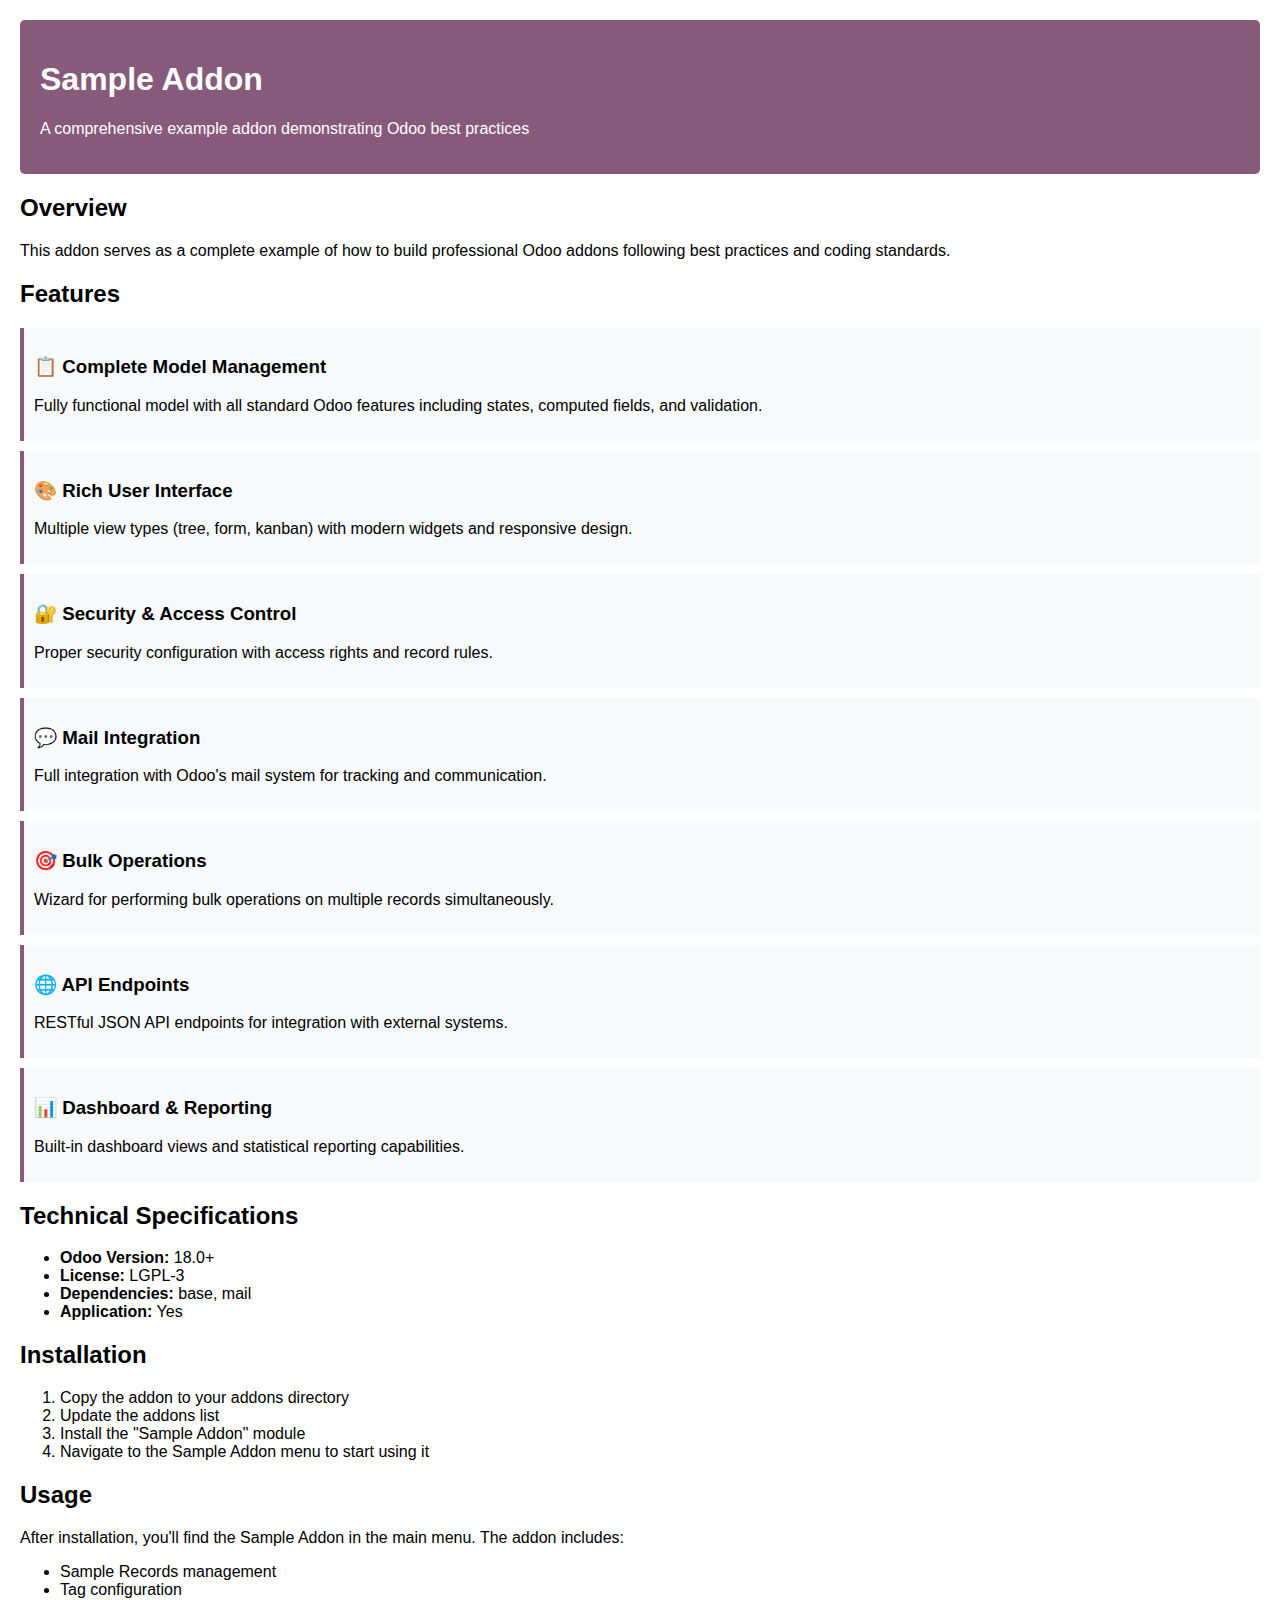
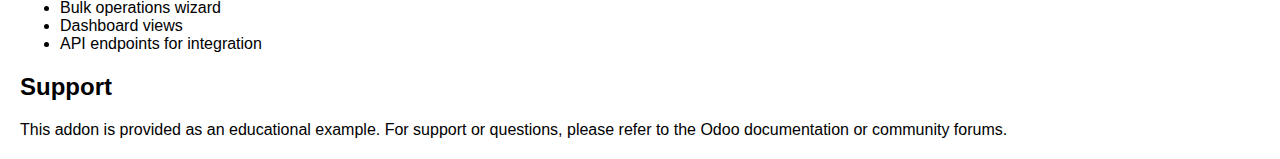
<file: my-addon/sample_addon/static/description/index.html>
<!DOCTYPE html>
<html>
<head>
    <meta charset="utf-8">
    <title>Sample Addon</title>
    <style>
        body { font-family: Arial, sans-serif; margin: 20px; }
        .header { background-color: #875A7B; color: white; padding: 20px; border-radius: 5px; }
        .content { margin-top: 20px; }
        .feature { margin: 10px 0; padding: 10px; background-color: #f8f9fa; border-left: 4px solid #875A7B; }
        .screenshot { text-align: center; margin: 20px 0; }
        .screenshot img { max-width: 100%; border: 1px solid #ddd; border-radius: 5px; }
    </style>
</head>
<body>
    <div class="header">
        <h1>Sample Addon</h1>
        <p>A comprehensive example addon demonstrating Odoo best practices</p>
    </div>
    
    <div class="content">
        <h2>Overview</h2>
        <p>This addon serves as a complete example of how to build professional Odoo addons following best practices and coding standards.</p>
        
        <h2>Features</h2>
        <div class="feature">
            <h3>📋 Complete Model Management</h3>
            <p>Fully functional model with all standard Odoo features including states, computed fields, and validation.</p>
        </div>
        
        <div class="feature">
            <h3>🎨 Rich User Interface</h3>
            <p>Multiple view types (tree, form, kanban) with modern widgets and responsive design.</p>
        </div>
        
        <div class="feature">
            <h3>🔐 Security & Access Control</h3>
            <p>Proper security configuration with access rights and record rules.</p>
        </div>
        
        <div class="feature">
            <h3>💬 Mail Integration</h3>
            <p>Full integration with Odoo's mail system for tracking and communication.</p>
        </div>
        
        <div class="feature">
            <h3>🎯 Bulk Operations</h3>
            <p>Wizard for performing bulk operations on multiple records simultaneously.</p>
        </div>
        
        <div class="feature">
            <h3>🌐 API Endpoints</h3>
            <p>RESTful JSON API endpoints for integration with external systems.</p>
        </div>
        
        <div class="feature">
            <h3>📊 Dashboard & Reporting</h3>
            <p>Built-in dashboard views and statistical reporting capabilities.</p>
        </div>
        
        <h2>Technical Specifications</h2>
        <ul>
            <li><strong>Odoo Version:</strong> 18.0+</li>
            <li><strong>License:</strong> LGPL-3</li>
            <li><strong>Dependencies:</strong> base, mail</li>
            <li><strong>Application:</strong> Yes</li>
        </ul>
        
        <h2>Installation</h2>
        <ol>
            <li>Copy the addon to your addons directory</li>
            <li>Update the addons list</li>
            <li>Install the "Sample Addon" module</li>
            <li>Navigate to the Sample Addon menu to start using it</li>
        </ol>
        
        <h2>Usage</h2>
        <p>After installation, you'll find the Sample Addon in the main menu. The addon includes:</p>
        <ul>
            <li>Sample Records management</li>
            <li>Tag configuration</li>
            <li>Bulk operations wizard</li>
            <li>Dashboard views</li>
            <li>API endpoints for integration</li>
        </ul>
        
        <h2>Support</h2>
        <p>This addon is provided as an educational example. For support or questions, please refer to the Odoo documentation or community forums.</p>
    </div>
</body>
</html>
</file>
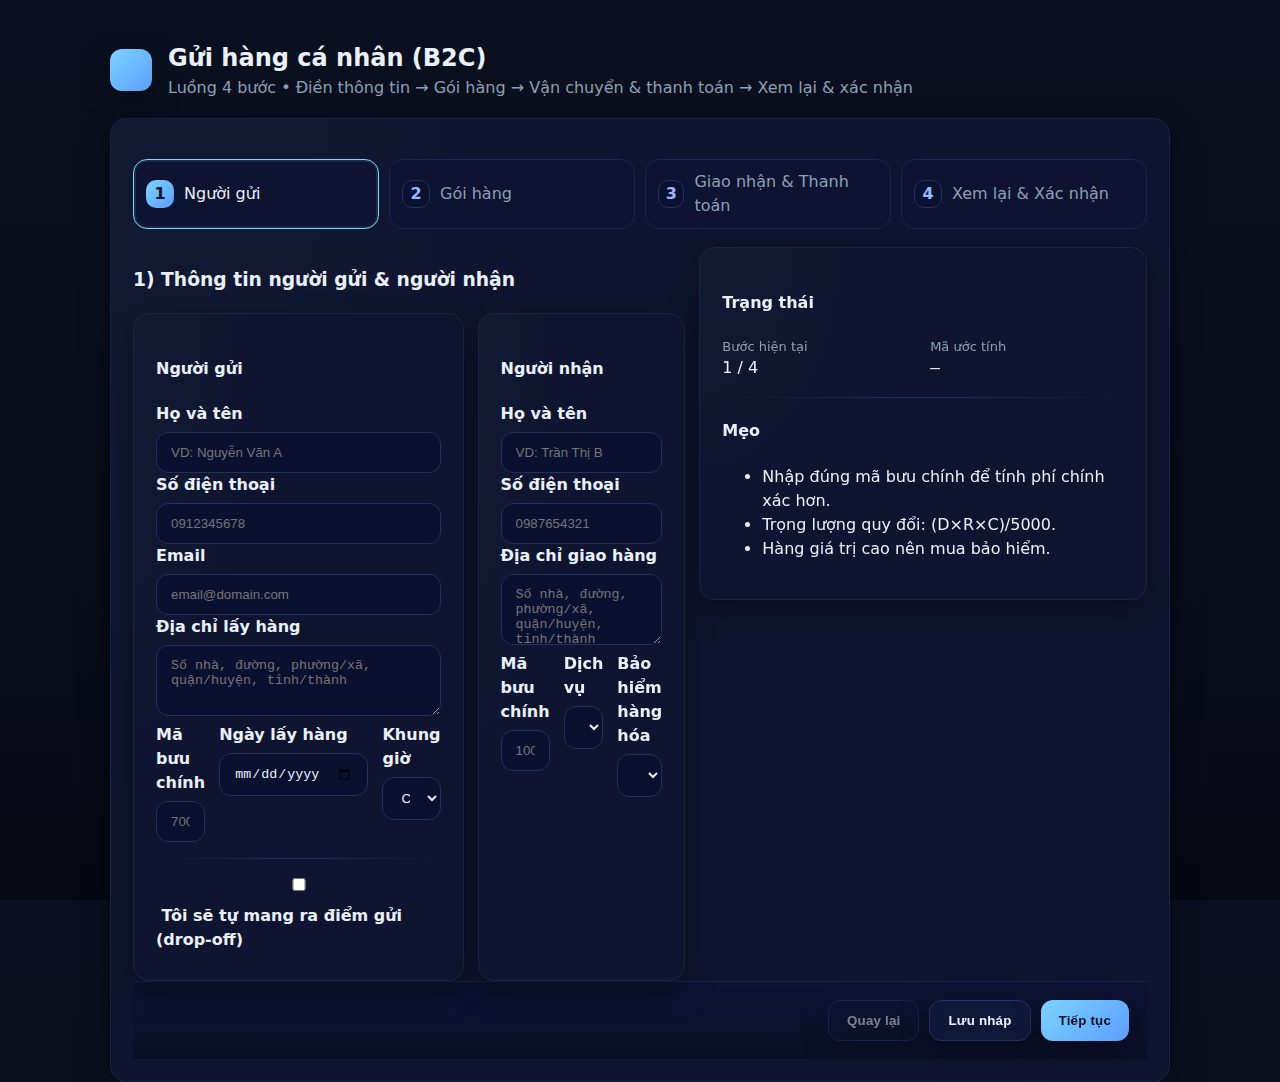
<file: mockup/indie.send.html>
<!DOCTYPE html>
<html lang="vi">
<head>
  <meta charset="utf-8" />
  <meta name="viewport" content="width=device-width, initial-scale=1" />
  <title>Logistic Portal — Gửi hàng cá nhân</title>
  <style>
    :root{
      --bg:#0b1020;--card:#11172c;--muted:#8ba0b5;--text:#e9f0f8;--accent:#7cd4ff;--accent-2:#5b9dff;--ok:#22c55e;--warn:#f59e0b;--danger:#ef4444;
      --radius:16px;--shadow:0 10px 30px rgba(0,0,0,.35);
    }
    *{box-sizing:border-box}
    html,body{height:100%}
    body{margin:0;background:linear-gradient(180deg,#0b1020,#090d1a 60%,#060914);color:var(--text);font:16px/1.5 system-ui,-apple-system,Segoe UI,Roboto,Inter,Arial}
    a{color:var(--accent)}
    .container{max-width:1100px;margin:40px auto;padding:0 20px}
    header{display:flex;gap:16px;align-items:center;margin-bottom:18px}
    .logo{width:42px;height:42px;border-radius:12px;background:linear-gradient(135deg,var(--accent),var(--accent-2));box-shadow:var(--shadow)}
    h1{font-size:24px;margin:0}
    .subtitle{color:var(--muted)}

    .card{background:radial-gradient(60% 120% at 0% 0%,#121a33,#0f1530 60%);border:1px solid #1c2444;border-radius:var(--radius);box-shadow:var(--shadow)}
    .pad{padding:22px}

    /* stepper */
    .stepper{display:grid;grid-template-columns:repeat(4,1fr);gap:10px;margin:18px 0}
    .step{background:#0d1330;border:1px solid #1e2650;border-radius:14px;padding:10px 12px;display:flex;align-items:center;gap:10px;color:var(--muted)}
    .step.active{border-color:var(--accent);color:var(--text);box-shadow:0 0 0 2px rgba(124,212,255,.12) inset}
    .step .num{width:28px;height:28px;border-radius:10px;display:grid;place-items:center;background:#0b122f;color:#9ab7ff;border:1px solid #233066;font-weight:600}
    .step.active .num{background:linear-gradient(135deg,var(--accent),var(--accent-2));color:#041126;border:none}

    /* grid */
    .grid{display:grid;gap:14px}
    @media(min-width:900px){.grid.two{grid-template-columns:1fr 1fr}.grid.three{grid-template-columns:repeat(3,1fr)}}

    label{display:block;font-weight:600;margin-bottom:6px}
    .hint{color:var(--muted);font-size:13px}
    input,select,textarea{width:100%;padding:12px 14px;border-radius:12px;border:1px solid #22305a;background:#0a1130;color:var(--text);outline:none}
    input:focus,select:focus,textarea:focus{border-color:var(--accent);box-shadow:0 0 0 3px rgba(124,212,255,.15)}

    .row{display:flex;gap:10px;flex-wrap:wrap}
    .btn{appearance:none;border:none;cursor:pointer;background:linear-gradient(135deg,var(--accent),var(--accent-2));color:#041126;padding:12px 18px;border-radius:12px;font-weight:700;letter-spacing:.2px;box-shadow:var(--shadow)}
    .btn.secondary{background:#10183a;color:var(--text);border:1px solid #233066}
    .btn.ghost{background:transparent;border:1px solid #2a3566;color:var(--text)}
    .btn[disabled]{opacity:.5;cursor:not-allowed}

    .right{margin-left:auto}
    .footer{display:flex;gap:10px;justify-content:flex-end;padding:18px;border-top:1px solid #1a2347;background:linear-gradient(180deg,#0c1333,#0a1028)}

    .aside{border-left:1px dashed #27335f;padding:18px}
    .price{font-size:28px;font-weight:800}
    .pill{display:inline-flex;gap:8px;align-items:center;border:1px solid #22305a;border-radius:999px;padding:6px 10px;background:#0a1130;color:#9fb4ff;font-size:12px}

    .hidden{display:none}
    .hr{height:1px;background:linear-gradient(90deg,transparent,#22305a,transparent);margin:16px 0}

    .tag{font-size:12px;background:#15214a;border:1px solid #26366f;color:#a7c2ff;border-radius:999px;padding:4px 8px}
    .toast{position:fixed;right:20px;bottom:20px;background:#0f1a3a;border:1px solid #2a3a78;border-radius:12px;padding:12px 14px;box-shadow:var(--shadow);display:none}
    .success{border-color:#1f6a3a}

    .review{background:#0b1333;border:1px solid #1f2a58;border-radius:12px;padding:14px}
    .review h4{margin:6px 0}
    code.small{font-size:12px;color:#a4b7d3}
  </style>
</head>
<body>
  <div class="container">
    <header>
      <div class="logo" aria-hidden="true"></div>
      <div>
        <h1>Gửi hàng cá nhân (B2C)</h1>
        <div class="subtitle">Luồng 4 bước • Điền thông tin &rarr; Gói hàng &rarr; Vận chuyển & thanh toán &rarr; Xem lại & xác nhận</div>
      </div>
    </header>

    <div class="card pad" role="region" aria-label="Trình hướng dẫn gửi hàng">
      <!-- Stepper -->
      <div class="stepper" id="stepper">
        <div class="step active" data-step="1"><div class="num">1</div><div>Người gửi</div></div>
        <div class="step" data-step="2"><div class="num">2</div><div>Gói hàng</div></div>
        <div class="step" data-step="3"><div class="num">3</div><div>Giao nhận & Thanh toán</div></div>
        <div class="step" data-step="4"><div class="num">4</div><div>Xem lại & Xác nhận</div></div>
      </div>

      <div class="grid two">
        <main id="wizard">
          <!-- STEP 1: Sender & Receiver -->
          <section class="step-pane" data-step="1">
            <h3>1) Thông tin người gửi & người nhận</h3>
            <div class="grid two">
              <div class="card pad">
                <h4>Người gửi</h4>
                <label>Họ và tên</label>
                <input required id="senderName" placeholder="VD: Nguyễn Văn A" />
                <label>Số điện thoại</label>
                <input required id="senderPhone" placeholder="0912345678" />
                <label>Email</label>
                <input type="email" id="senderEmail" placeholder="email@domain.com" />
                <label>Địa chỉ lấy hàng</label>
                <textarea id="senderAddress" rows="3" placeholder="Số nhà, đường, phường/xã, quận/huyện, tỉnh/thành"></textarea>
                <div class="grid three">
                  <div>
                    <label>Mã bưu chính</label>
                    <input id="senderZip" placeholder="700000" />
                  </div>
                  <div>
                    <label>Ngày lấy hàng</label>
                    <input type="date" id="pickupDate" />
                  </div>
                  <div>
                    <label>Khung giờ</label>
                    <select id="pickupSlot">
                      <option value="">Chọn</option>
                      <option>Sáng (8:00–12:00)</option>
                      <option>Chiều (13:00–17:00)</option>
                      <option>Tối (18:00–21:00)</option>
                    </select>
                  </div>
                </div>
                <div class="hr"></div>
                <label class="row" style="align-items:center"><input type="checkbox" id="dropoff" />&nbsp;Tôi sẽ tự mang ra điểm gửi (drop-off)</label>
                <div id="dropoffHint" class="hint hidden">Sau khi sang bước 3 bạn có thể chọn bưu cục gần bạn.</div>
              </div>

              <div class="card pad">
                <h4>Người nhận</h4>
                <label>Họ và tên</label>
                <input required id="rcvName" placeholder="VD: Trần Thị B" />
                <label>Số điện thoại</label>
                <input required id="rcvPhone" placeholder="0987654321" />
                <label>Địa chỉ giao hàng</label>
                <textarea id="rcvAddress" rows="3" placeholder="Số nhà, đường, phường/xã, quận/huyện, tỉnh/thành"></textarea>
                <div class="grid three">
                  <div>
                    <label>Mã bưu chính</label>
                    <input id="rcvZip" placeholder="100000" />
                  </div>
                  <div>
                    <label>Dịch vụ</label>
                    <select id="service">
                      <option value="STD">Tiêu chuẩn (2–4 ngày)</option>
                      <option value="EXP">Hỏa tốc (24–48h)</option>
                      <option value="ECO">Tiết kiệm (4–6 ngày)</option>
                    </select>
                  </div>
                  <div>
                    <label>Bảo hiểm hàng hóa</label>
                    <select id="insurance">
                      <option value="0">Không</option>
                      <option value="0.01">1% giá trị khai báo</option>
                      <option value="0.02">2% giá trị khai báo</option>
                    </select>
                  </div>
                </div>
              </div>
            </div>
          </section>

          <!-- STEP 2: Parcel details -->
          <section class="step-pane hidden" data-step="2">
            <h3>2) Thông tin gói hàng</h3>
            <div class="card pad">
              <div class="grid three">
                <div>
                  <label>Trọng lượng (kg)</label>
                  <input id="weight" type="number" min="0" step="0.1" placeholder="1.5" />
                </div>
                <div>
                  <label>Kích thước (cm)</label>
                  <div class="row">
                    <input id="len" type="number" min="0" placeholder="Dài"/>
                    <input id="wid" type="number" min="0" placeholder="Rộng"/>
                    <input id="hei" type="number" min="0" placeholder="Cao"/>
                  </div>
                  <div class="hint">Phí tính theo trọng lượng thực hoặc quy đổi: <code class="small">(D×R×C)/5000</code></div>
                </div>
                <div>
                  <label>Giá trị khai báo (₫)</label>
                  <input id="declared" type="number" min="0" step="1000" placeholder="500000" />
                </div>
              </div>

              <div class="grid two" style="margin-top:10px">
                <div>
                  <label>Loại hàng hóa</label>
                  <select id="cat">
                    <option>Tài liệu</option>
                    <option>Hàng thời trang</option>
                    <option>Điện tử</option>
                    <option>Đồ gia dụng</option>
                    <option>Thực phẩm khô</option>
                    <option>Khác</option>
                  </select>
                </div>
                <div>
                  <label>Nội dung gói hàng</label>
                  <input id="desc" placeholder="Mô tả ngắn…" />
                </div>
              </div>

              <div class="row" style="margin-top:10px;align-items:center">
                <label class="row" style="align-items:center"><input type="checkbox" id="danger"/> &nbsp;Hàng nguy hiểm / pin lithium</label>
                <span class="tag">Tuân thủ IATA</span>
              </div>

              <div class="grid two" style="margin-top:10px">
                <div>
                  <label>Ảnh gói hàng / AWB (tùy chọn)</label>
                  <input id="awb" type="file" accept="image/*,.pdf" />
                </div>
                <div>
                  <label>Thu hộ (COD)</label>
                  <input id="cod" type="number" min="0" step="1000" placeholder="0" />
                </div>
              </div>
            </div>
          </section>

          <!-- STEP 3: Delivery & Payment -->
          <section class="step-pane hidden" data-step="3">
            <h3>3) Giao nhận & Thanh toán</h3>
            <div class="grid two">
              <div class="card pad">
                <h4>Hình thức giao nhận</h4>
                <label>
                  <select id="handoff">
                    <option value="pickup">Lấy tận nơi</option>
                    <option value="dropoff">Tự mang ra điểm gửi (drop‑off)</option>
                  </select>
                </label>
                <div id="dropoffList" class="hidden">
                  <label>Chọn bưu cục gần bạn</label>
                  <select id="branch">
                    <option>Quận 1 — 29 Lê Lợi</option>
                    <option>Quận 3 — 120 CMT8</option>
                    <option>Quận 7 — SC VivoCity</option>
                  </select>
                </div>

                <div class="hr"></div>
                <h4>Phương thức thanh toán</h4>
                <div class="grid two">
                  <label><input type="radio" name="pay" value="card" checked/> Thẻ (Visa/Master/JCB)</label>
                  <label><input type="radio" name="pay" value="wallet"/> Ví điện tử</label>
                  <label><input type="radio" name="pay" value="cod"/> Thanh toán khi giao</label>
                  <label><input type="radio" name="pay" value="bank"/> Chuyển khoản</label>
                </div>
                <div id="cardBlock" style="margin-top:8px">
                  <label>Số thẻ</label>
                  <input placeholder="4111 1111 1111 1111" />
                  <div class="row">
                    <div style="flex:1">
                      <label>Hết hạn</label>
                      <input placeholder="MM/YY" />
                    </div>
                    <div style="flex:1">
                      <label>CVV</label>
                      <input placeholder="123" />
                    </div>
                  </div>
                </div>
              </div>

              <div class="card pad aside">
                <h4>Tạm tính cước phí</h4>
                <div class="row" style="align-items:center;justify-content:space-between">
                  <div>
                    <div class="pill">Dịch vụ: <span id="svcName" style="margin-left:6px">Tiêu chuẩn</span></div>
                    <div class="hint">Phí có thể thay đổi khi đo thực tế</div>
                  </div>
                  <div class="price" id="quote">₫0</div>
                </div>
                <div class="hr"></div>
                <div class="grid two">
                  <div>
                    <div class="hint">Phí cơ bản</div>
                    <div id="baseFee">₫0</div>
                  </div>
                  <div>
                    <div class="hint">Phí trọng lượng</div>
                    <div id="wFee">₫0</div>
                  </div>
                  <div>
                    <div class="hint">Bảo hiểm</div>
                    <div id="insFee">₫0</div>
                  </div>
                  <div>
                    <div class="hint">COD (phí dịch vụ)</div>
                    <div id="codFee">₫0</div>
                  </div>
                </div>
                <div class="hr"></div>
                <div class="hint">Ước lượng dựa trên mã bưu chính & trọng lượng. Công thức demo trong JS.</div>
              </div>
            </div>
          </section>

          <!-- STEP 4: Review -->
          <section class="step-pane hidden" data-step="4">
            <h3>4) Xem lại & Xác nhận</h3>
            <div class="review" id="review"></div>
            <label class="row" style="align-items:center;margin-top:10px"><input type="checkbox" id="agree"/> &nbsp;Tôi đồng ý điều khoản vận chuyển và chính sách dữ liệu</label>
          </section>
        </main>

        <aside>
          <div class="card pad">
            <h4>Trạng thái</h4>
            <div class="grid two">
              <div>
                <div class="hint">Bước hiện tại</div>
                <div id="currStep">1 / 4</div>
              </div>
              <div>
                <div class="hint">Mã ước tính</div>
                <div><code id="quoteId">—</code></div>
              </div>
            </div>
            <div class="hr"></div>
            <h4>Mẹo</h4>
            <ul>
              <li>Nhập đúng mã bưu chính để tính phí chính xác hơn.</li>
              <li>Trọng lượng quy đổi: (D×R×C)/5000.</li>
              <li>Hàng giá trị cao nên mua bảo hiểm.</li>
            </ul>
          </div>
        </aside>
      </div>

      <div class="footer">
        <button class="btn ghost" id="backBtn" disabled>Quay lại</button>
        <button class="btn secondary" id="saveBtn">Lưu nháp</button>
        <button class="btn" id="nextBtn">Tiếp tục</button>
      </div>
    </div>
  </div>

  <div id="toast" class="toast">Đã lưu bản nháp.</div>
  <div id="toastOk" class="toast success">Gửi yêu cầu thành công! Mã: <code id="orderId"></code></div>

  <script>
    const $ = (q)=>document.querySelector(q);
    const panes = [...document.querySelectorAll('.step-pane')];
    const steps = [...document.querySelectorAll('.stepper .step')];
    let step = 1;

    function setStep(n){
      step = Math.max(1, Math.min(4, n));
      panes.forEach(p=>p.classList.toggle('hidden', Number(p.dataset.step)!==step));
      steps.forEach(s=>s.classList.toggle('active', Number(s.dataset.step)===step));
      $('#currStep').textContent=`${step} / 4`;
      $('#backBtn').disabled = (step===1);
      $('#nextBtn').textContent = step===4? 'Xác nhận gửi hàng' : 'Tiếp tục';
      window.scrollTo({top:0,behavior:'smooth'});
      if(step===3) recalc();
      if(step===4) buildReview();
    }

    // Controls
    $('#backBtn').onclick=()=>setStep(step-1);
    $('#nextBtn').onclick=()=>{
      if(step<4){
        if(validate(step)) setStep(step+1);
      }else{
        if(!$('#agree').checked){alert('Vui lòng đồng ý điều khoản.');return}
        // mock submit
        const id = 'ORD' + Math.floor(100000+Math.random()*900000);
        $('#orderId').textContent=id;
        toast('#toastOk');
      }
    };

    $('#saveBtn').onclick=()=>toast('#toast');

    function toast(sel){
      const t=$(sel); t.style.display='block';
      setTimeout(()=>t.style.display='none',2200);
    }

    // UX bindings
    $('#dropoff').addEventListener('change',e=>{
      $('#dropoffHint').classList.toggle('hidden',!e.target.checked);
      if(e.target.checked){ $('#handoff').value='dropoff'; toggleHandoff(); }
    });
    $('#handoff').addEventListener('change',toggleHandoff);
    function toggleHandoff(){
      const isDrop = $('#handoff').value==='dropoff';
      $('#dropoffList').classList.toggle('hidden',!isDrop);
    }

    // Pricing model (demo)
    function v(x){ return Number(x||0) }
    function recalc(){
      const service = $('#service').value;
      const svcName = {STD:'Tiêu chuẩn',EXP:'Hỏa tốc',ECO:'Tiết kiệm'}[service]||'Tiêu chuẩn';
      $('#svcName').textContent = svcName;

      const w = Math.max(v($('#weight').value), (v($('#len').value)*v($('#wid').value)*v($('#hei').value))/5000);
      const base = {ECO:15000, STD:22000, EXP:40000}[service] || 22000;
      const perKg = {ECO:7000, STD:9000, EXP:15000}[service] || 9000;

      // distance proxy from zipcode difference (demo only)
      const dz = Math.abs(v($('#senderZip').value) - v($('#rcvZip').value));
      const zone = dz>30000? 3 : dz>10000? 2 : 1;
      const zoneFee = {1:0,2:8000,3:16000}[zone];

      // insurance
      const declared = v($('#declared').value);
      const insRate = v($('#insurance').value);
      const ins = Math.round(declared * insRate);

      // COD service fee (1%)
      const codFee = Math.round(v($('#cod').value) * 0.01);

      const weightFee = Math.round(Math.max(0,w)*perKg);
      const total = base + zoneFee + weightFee + ins + codFee;

      $('#baseFee').textContent = toVND(base + zoneFee);
      $('#wFee').textContent = toVND(weightFee);
      $('#insFee').textContent = toVND(ins);
      $('#codFee').textContent = toVND(codFee);
      $('#quote').textContent = toVND(total);

      // generate quote id
      if($('#quoteId').textContent==='—'){
        $('#quoteId').textContent = 'Q' + Math.floor(1000+Math.random()*9000);
      }
    }

    ['#service','#weight','#len','#wid','#hei','#senderZip','#rcvZip','#declared','#insurance','#cod']
      .forEach(sel=>$(sel).addEventListener('input',recalc));

    function toVND(n){ return new Intl.NumberFormat('vi-VN',{style:'currency',currency:'VND',maximumFractionDigits:0}).format(n||0) }

    function validate(s){
      // very light client-side checks
      if(s===1){
        const required = [['#senderName','Tên người gửi'],['#senderPhone','SĐT người gửi'],['#rcvName','Tên người nhận'],['#rcvPhone','SĐT người nhận']];
        for(const [sel,label] of required){
          if(!$(sel).value){ alert('Vui lòng nhập '+label); return false }
        }
      }
      if(s===2){
        if(!$('#weight').value && !( $('#len').value && $('#wid').value && $('#hei').value)){
          alert('Nhập trọng lượng hoặc kích thước để tính cước.'); return false;
        }
      }
      if(s===3){
        // no-op demo
      }
      return true;
    }

    function buildReview(){
      const rows = [
        ['Người gửi', $('#senderName').value + ' — ' + $('#senderPhone').value],
        ['Địa chỉ lấy', $('#senderAddress').value],
        ['Người nhận', $('#rcvName').value + ' — ' + $('#rcvPhone').value],
        ['Địa chỉ giao', $('#rcvAddress').value],
        ['Dịch vụ', {STD:'Tiêu chuẩn',EXP:'Hỏa tốc',ECO:'Tiết kiệm'}[$('#service').value]],
        ['Bảo hiểm', $('#insurance').value==='0' ? 'Không' : (Number($('#insurance').value)*100)+'%'],
        ['Gói hàng', `${$('#weight').value||'—'} kg; ${$('#len').value||'—'}×${$('#wid').value||'—'}×${$('#hei').value||'—'} cm`],
        ['Giá trị khai báo', toVND($('#declared').value)],
        ['COD', toVND($('#cod').value)],
        ['Giao nhận', $('#handoff').value==='dropoff' ? 'Drop‑off tại bưu cục' : 'Lấy tận nơi'],
        ['Tổng phí ước tính', $('#quote').textContent]
      ];
      const html = rows.map(r=>`<div class="row" style="justify-content:space-between"><strong>${r[0]}</strong><span>${r[1]||''}</span></div>`).join('');
      $('#review').innerHTML = html;
    }

    // init
    setStep(1);
  </script>
</body>
</html>
</file>
